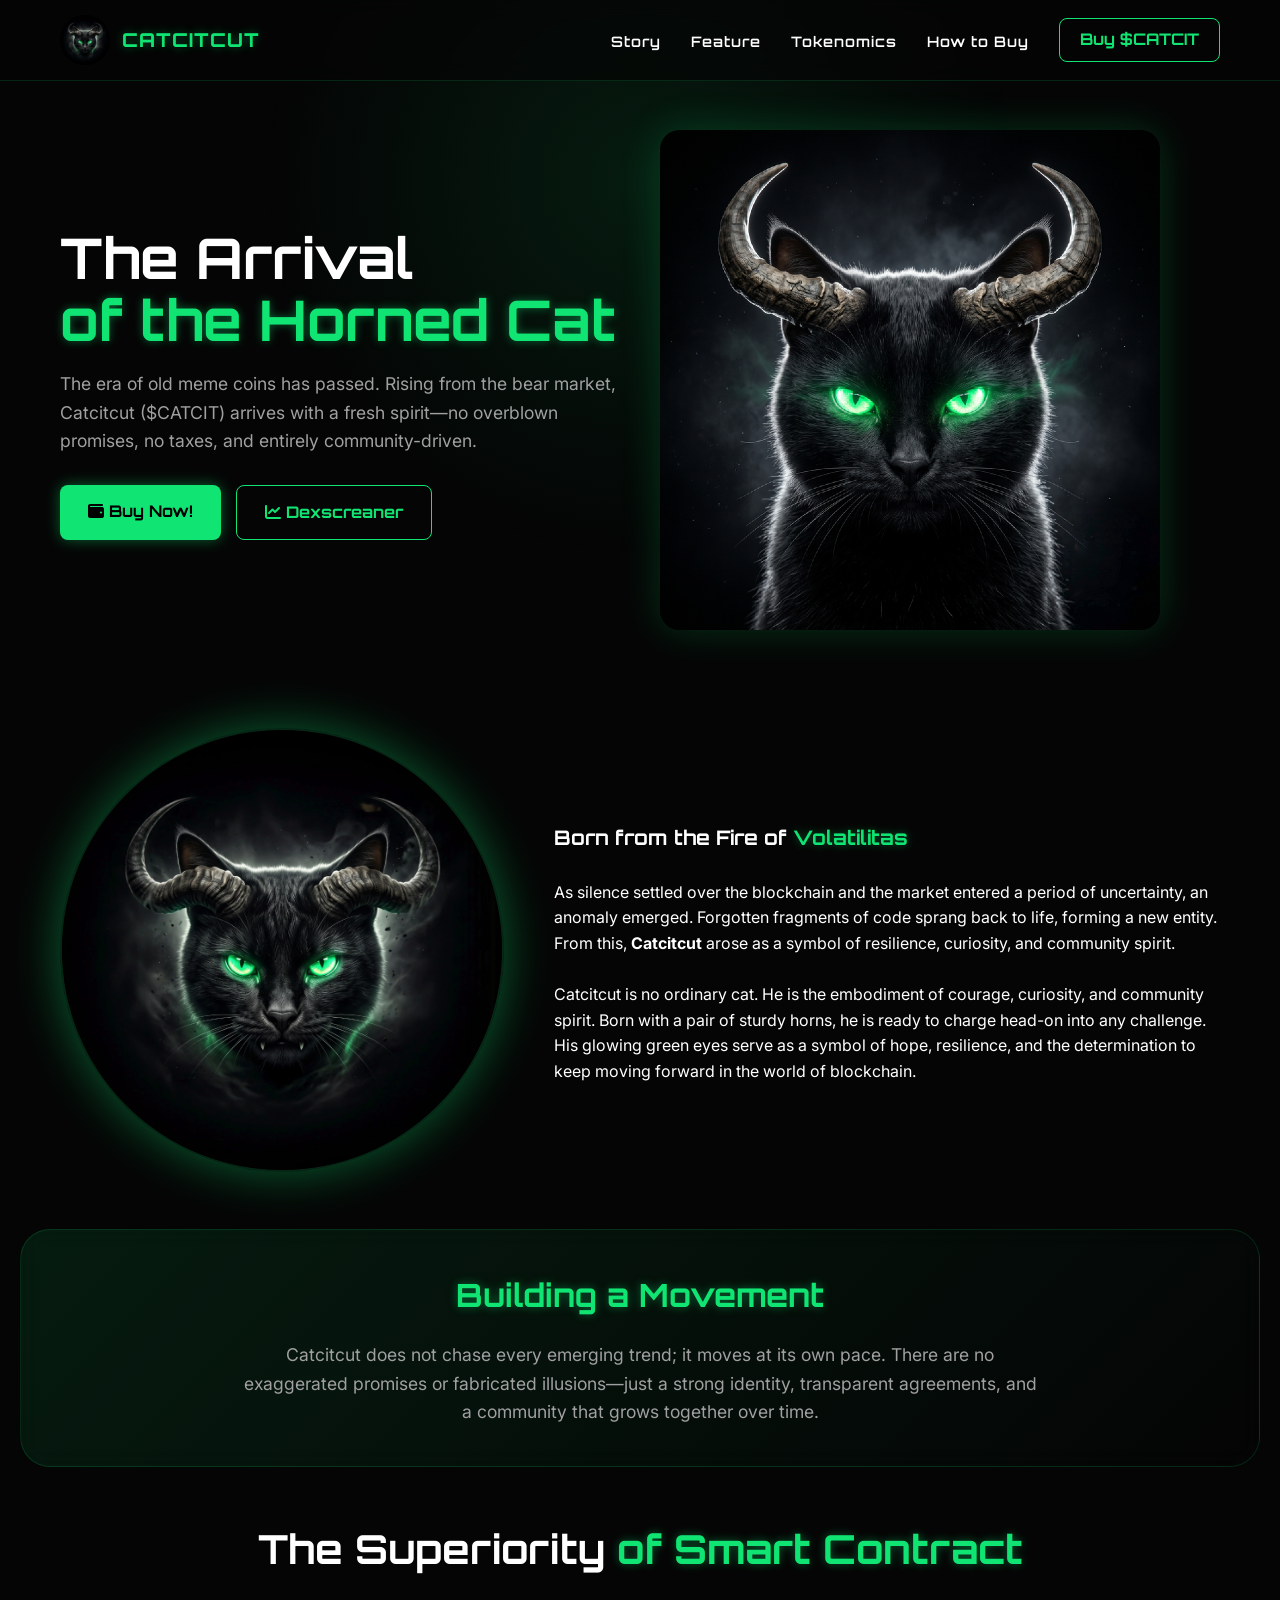
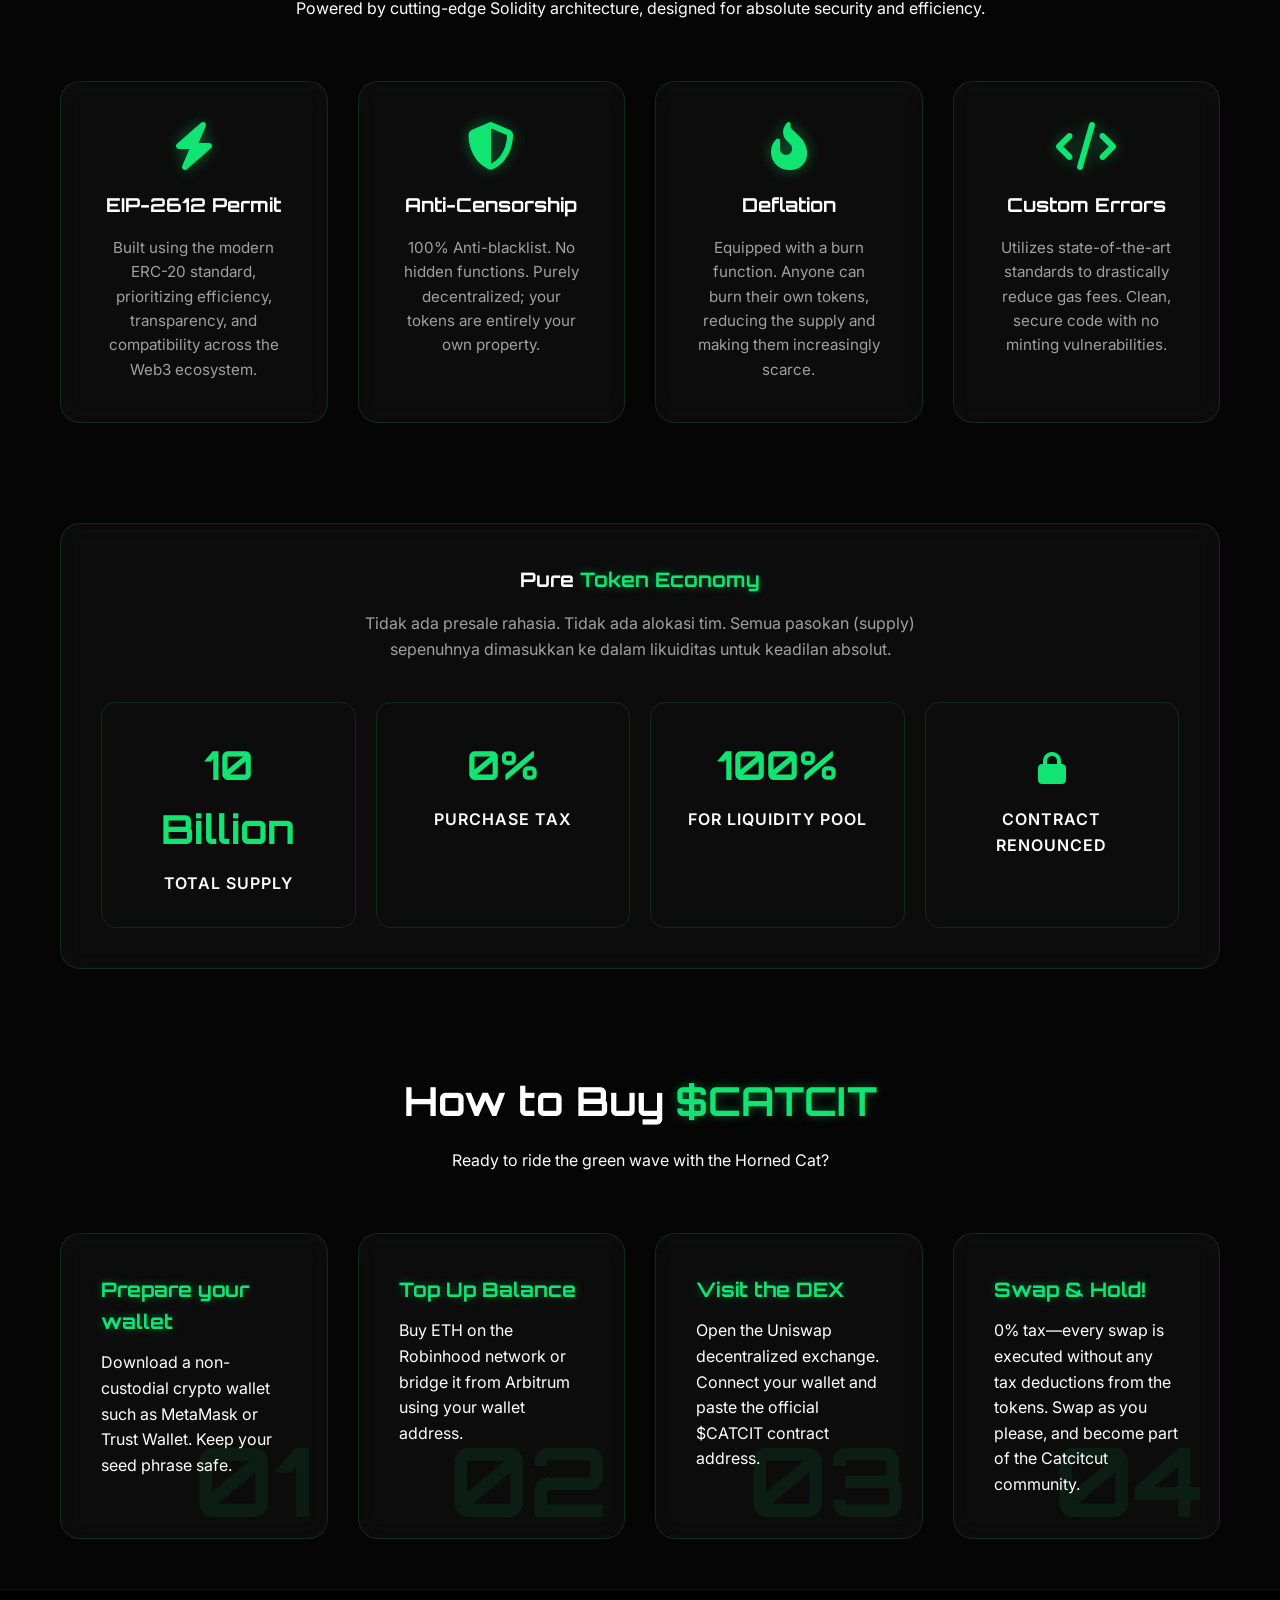
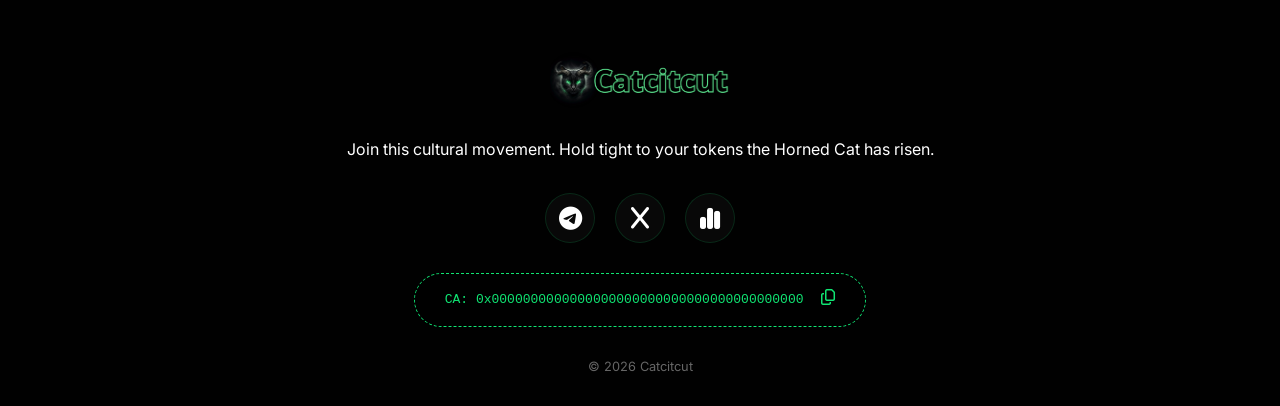
<file: m.html>
<!DOCTYPE html>
<html lang="en">
<head>
    <meta charset="UTF-8">
    <meta name="viewport" content="width=device-width, initial-scale=1.0">
    <title>Catcitcut ($CATCIT) | Kucing Bertanduk Menaklukkan Pasar</title>
    
    <!-- Google Fonts: Orbitron (Futuristik) & Inter (Clean, Modern) -->
    <link rel="preconnect" href="https://fonts.googleapis.com">
    <link rel="preconnect" href="https://fonts.gstatic.com" crossorigin>
    <link href="https://fonts.googleapis.com/css2?family=Inter:wght@300;400;600&family=Orbitron:wght@500;700;900&display=swap" rel="stylesheet">
    
    <!-- Font Awesome -->
    <link rel="stylesheet" href="https://cdnjs.cloudflare.com/ajax/libs/font-awesome/6.4.0/css/all.min.css">

    <style>
        /* === CSS VARIABLES === */
        :root {
            --bg-color: #050505;
            --primary-green: #10E573;
            --primary-green-glow: rgba(16, 229, 115, 0.4);
            --glass-bg: rgba(255, 255, 255, 0.03);
            --glass-border: rgba(16, 229, 115, 0.15);
            --text-main: #ffffff;
            --text-muted: #a0a0a0;
        }

        /* === GLOBAL RESET & TYPOGRAPHY === */
        * {
            margin: 0;
            padding: 0;
            box-sizing: border-box;
            scroll-behavior: smooth;
        }

        body {
            background-color: var(--bg-color);
            color: var(--text-main);
            font-family: 'Inter', sans-serif;
            overflow-x: hidden;
            line-height: 1.6;
        }

        h3, h4 {
            font-family: 'Orbitron', sans-serif;
        }

        h1, h2, .brand-font {
            font-family: 'Orbitron', sans-serif;
            font-size: 20px;
        }

        a { text-decoration: none; color: inherit; }
        
        /* === AMBIENT BACKGROUND GLOW === */
        .ambient-glow {
            position: fixed;
            top: 20%;
            left: 50%;
            transform: translate(-50%, -50%);
            width: 60vw;
            height: 60vw;
            background: radial-gradient(circle, rgba(16,229,115,0.1) 0%, rgba(5,5,5,0) 70%);
            z-index: -1;
            pointer-events: none;
            animation: pulse-glow 8s infinite alternate ease-in-out;
        }

        /* === REUSABLE CLASSES === */
        .glass-panel {
            background: var(--glass-bg);
            backdrop-filter: blur(12px);
            -webkit-backdrop-filter: blur(12px);
            border: 1px solid var(--glass-border);
            border-radius: 20px;
            padding: 40px;
            transition: transform 0.3s ease, box-shadow 0.3s ease;
        }
        
        .glass-panel:hover {
            transform: translateY(-5px);
            box-shadow: 0 10px 30px var(--primary-green-glow);
        }

        .container {
            max-width: 1200px;
            margin: 0 auto;
            padding: 0 20px;
        }

        .text-green { color: var(--primary-green); text-shadow: 0 0 10px var(--primary-green-glow); }
        
        /* === BUTTONS === */
        .btn {
            display: inline-block;
            padding: 14px 28px;
            border-radius: 8px;
            font-family: 'Orbitron', sans-serif;
            font-weight: 700;
            font-size: 1rem;
            cursor: pointer;
            transition: all 0.3s ease;
            text-align: center;
        }

        .btn-primary {
            background: var(--primary-green);
            color: #000;
            box-shadow: 0 0 15px var(--primary-green-glow);
            border: none;
        }

        .btn-primary:hover {
            background: #0ed169;
            box-shadow: 0 0 25px var(--primary-green);
            transform: scale(1.05);
        }

        .btn-outline {
            background: transparent;
            color: var(--primary-green);
            border: 1px solid var(--primary-green);
        }

        .btn-outline:hover {
            background: rgba(16, 229, 115, 0.1);
            box-shadow: 0 0 15px var(--primary-green-glow);
        }

        /* === NAVBAR === */
        nav {
            position: fixed;
            top: 0;
            width: 100%;
            z-index: 100;
            background: rgba(5, 5, 5, 0.7);
            backdrop-filter: blur(10px);
            border-bottom: 1px solid var(--glass-border);
            padding: 15px 0;
        }

        .nav-container {
            display: flex;
            justify-content: space-between;
            align-items: center;
        }

        .nav-logo {
            display: flex;
            align-items: center;
            gap: 12px; /* Jarak antara gambar logo dan teks */
            text-decoration: none;
        }

        .nav-logo img { 
            height: 50px; 
            object-fit: contain; 
        }

        .brand-text {
            font-family: 'Orbitron', sans-serif;
            font-size: 1.2rem;
            font-weight: 800;
            color: var(--primary-green);
            text-shadow: 0 0 10px var(--primary-green-glow);
            text-transform: uppercase;
            letter-spacing: 1px;
        }

        /* Wrapper menu desktop */
        .nav-menu {
            display: flex;
            align-items: center;
            gap: 30px;
        }

        .nav-links {
            display: flex;
            gap: 30px;
            list-style: none;
        }

        .nav-links a {
            font-size: 0.9rem;
            font-weight: 600;
            letter-spacing: 1px;
            transition: color 0.3s;
        }

        .nav-links a:hover { color: var(--primary-green); }

        .nav-btn {
            padding: 8px 20px;
        }

        /* Sembunyikan hamburger di PC */
        .hamburger {
            display: none;
            cursor: pointer;
            font-size: 1.8rem;
            color: var(--primary-green);
            transition: transform 0.3s ease;
        }

        /* === HERO SECTION === */
        .hero {
            /* Hapus min-height: 100vh; */
            padding: 130px 0 40px 0; /* Beri jarak atas untuk navbar, dan jarak bawah agar tidak terlalu jauh */
            display: flex;
            align-items: center;
        }

        .hero-content {
            display: grid;
            grid-template-columns: 1fr 1fr;
            gap: 40px;
            align-items: center;
        }

        .hero-text h1 {
            font-size: 3.5rem;
            line-height: 1.1;
            margin-bottom: 20px;
        }

        .hero-text p {
            font-size: 1.1rem;
            color: var(--text-muted);
            margin-bottom: 30px;
        }

        .hero-buttons {
            display: flex;
            gap: 15px;
            flex-wrap: wrap;
        }

        .hero-image img {
            width: 100%;
            max-width: 500px;
            border-radius: 20px;
            animation: float 6s ease-in-out infinite;
            box-shadow: 0 0 40px rgba(16, 229, 115, 0.2);
        }

        /* === LORE & SECTIONS === */
        section { padding: 50px 0; }
        
        .section-header {
            text-align: center;
            margin-bottom: 60px;
        }

        .section-header h2 { font-size: 2.5rem; margin-bottom: 15px; }
        
        .lore-grid {
            display: grid;
            grid-template-columns: 1fr 1.5fr;
            gap: 50px;
            align-items: center;
        }

        .lore-image img {
            width: 100%;
            border-radius: 50%;
            box-shadow: 0 0 50px var(--primary-green-glow);
            border: 2px solid var(--glass-border);
        }

        /* === ANTI-ROADMAP BANNER === */
        .manifesto-banner {
            text-align: center;
            background: linear-gradient(135deg, rgba(16,229,115,0.1), rgba(0,0,0,0));
        }

        .manifesto-banner h2 { font-size: 2rem; color: #fff; margin-bottom: 20px;}

        /* === FEATURES === */
        .features-grid {
            display: grid;
            grid-template-columns: repeat(auto-fit, minmax(250px, 1fr));
            gap: 30px;
        }

        .feature-card { text-align: center; }
        .feature-card i {
            font-size: 3rem;
            color: var(--primary-green);
            margin-bottom: 20px;
            text-shadow: 0 0 15px var(--primary-green-glow);
        }
        .feature-card h3 { margin-bottom: 15px; font-size: 1.2rem; }
        .feature-card p { color: var(--text-muted); font-size: 0.95rem; }

        /* === TOKENOMICS === */
        .tokenomics-wrap {
            display: flex;
            flex-direction: column;
            align-items: center;
            text-align: center;
        }
        .token-stat-grid {
            display: grid;
            grid-template-columns: repeat(auto-fit, minmax(200px, 1fr));
            gap: 20px;
            width: 100%;
            margin-top: 40px;
        }
        .token-stat {
            padding: 30px;
            border-radius: 15px;
            background: none;
            border: 1px solid var(--glass-border);
        }
        .token-stat h3 { font-size: 2.5rem; color: var(--primary-green); margin-bottom: 10px; }
        .token-stat p { font-weight: 600; text-transform: uppercase; letter-spacing: 1px; }

        /* === HOW TO BUY === */
        .htb-grid {
            display: grid;
            grid-template-columns: repeat(auto-fit, minmax(220px, 1fr));
            gap: 30px;
        }
        
        .htb-step { 
            position: relative; 
            z-index: 1; 
            overflow: hidden; 
            display: flex;
            flex-direction: column;
        }
        
        .step-number {
            position: absolute;
            bottom: 10px;      /* Dibuat positif agar pas menempel di dalam kotak bagian bawah */
            right: 15px;       /* Dibuat positif agar tidak keluar dari batas kanan kotak */
            font-size: 6rem;   
            line-height: 1;
            font-family: 'Orbitron', sans-serif;
            color: rgba(16, 229, 115, 0.08); 
            font-weight: 700;
            z-index: 0;
            pointer-events: none;
            user-select: none;
        }
        
        .htb-step h3 {
            position: relative;
            z-index: 2; 
            margin-bottom: 12px;
        }

        .htb-step p {
            position: relative;
            z-index: 2; 
        }
        
        /* === FOOTER === */
        footer {
            border-top: 1px solid var(--glass-border);
            padding: 60px 0 30px;
            background: rgba(0,0,0,0.8);
            text-align: center;
        }
        .social-links {
            display: flex;
            justify-content: center;
            gap: 20px;
            margin: 30px 0;
        }
        .social-links a {
            display: inline-flex;
            justify-content: center;
            align-items: center;
            width: 50px;
            height: 50px;
            border-radius: 50%;
            background: var(--glass-bg);
            border: 1px solid var(--glass-border);
            font-size: 1.5rem;
            transition: all 0.3s;
        }
        .social-links a:hover {
            background: var(--primary-green);
            color: #000;
            box-shadow: 0 0 15px var(--primary-green);
        }
        .contract-box {
            display: inline-block;
            background: #000;
            padding: 15px 30px;
            border-radius: 50px;
            border: 1px dashed var(--primary-green);
            margin-bottom: 30px;
            font-family: monospace;
            color: var(--primary-green);
            word-break: break-all;
        }

        /* === ANIMATIONS === */
        @keyframes float {
            0% { transform: translateY(0px); }
            50% { transform: translateY(-20px); }
            100% { transform: translateY(0px); }
        }
        @keyframes pulse-glow {
            0% { opacity: 0.5; transform: translate(-50%, -50%) scale(1); }
            100% { opacity: 0.8; transform: translate(-50%, -50%) scale(1.1); }
        }

        /* Scroll Reveal Utility Classes */
        .reveal {
            opacity: 0;
            transform: translateY(50px);
            transition: all 0.8s cubic-bezier(0.5, 0, 0, 1);
        }
        .reveal.active {
            opacity: 1;
            transform: translateY(0);
        }

        /* Efek Hover untuk Contract Box */
        .contract-box {
            cursor: pointer;
            transition: all 0.3s ease;
            user-select: none;
        }
        .contract-box:hover {
            background: rgba(16, 229, 115, 0.1);
            box-shadow: 0 0 15px var(--primary-green-glow);
            transform: scale(1.02);
        }

        /* === TOAST NOTIFICATION === */
        #toast {
            visibility: hidden;
            min-width: 280px;
            background-color: var(--primary-green);
            color: #000;
            text-align: center;
            border-radius: 8px;
            padding: 16px;
            position: fixed;
            z-index: 9999;
            left: 50%;
            bottom: 30px;
            transform: translateX(-50%);
            font-family: 'Inter', sans-serif;
            font-weight: 700;
            box-shadow: 0 0 20px var(--primary-green-glow);
            opacity: 0;
            transition: opacity 0.3s, bottom 0.3s;
        }

        #toast.show {
            visibility: visible;
            opacity: 1;
            bottom: 50px;
        }

        /* === MOBILE RESPONSIVE === */
        @media (max-width: 992px) {
            .hero-text h1 { font-size: 2.8rem; }
            .lore-grid { grid-template-columns: 1fr; text-align: center; }
            .lore-image { order: -1; max-width: 300px; margin: 0 auto; }
        }

        @media (max-width: 768px) {
            .hero-content { 
                grid-template-columns: 1fr; 
                text-align: center; 
                gap: 20px; /* Merapatkan jarak antara gambar dan teks di mode HP */
            }
            .hero-buttons { justify-content: center; }
            .hero-image { order: -1; margin: 0 auto; width: 80%; } /* Atur lebar gambar di HP */
            .hero-text h1 { font-size: 2.2rem; }
            
            /* Khusus mode HP, jarak antar section dirapatkan lagi */
            section { padding: 40px 0; }
            
            /* Khusus hero di mode HP */
            .hero { padding: 110px 0 30px 0; }
            .hamburger {
                display: block; /* Munculkan hamburger di HP */
            }

            .nav-menu {
                position: absolute;
                top: 70px; /* Tepat di bawah navbar */
                left: 0;
                width: 100%;
                background: rgba(5, 5, 5, 0.98);
                backdrop-filter: blur(15px);
                border-bottom: 1px solid var(--glass-border);
                flex-direction: column;
                padding: 30px 20px;
                gap: 25px;
                text-align: center;
                
                /* Animasi smooth turun dari atas */
                opacity: 0;
                visibility: hidden;
                transform: translateY(-20px);
                transition: all 0.3s ease;
            }

            /* Class saat menu terbuka */
            .nav-menu.active {
                opacity: 1;
                visibility: visible;
                transform: translateY(0);
            }

            .nav-links {
                flex-direction: column;
                gap: 25px;
            }

            .nav-btn {
                width: 100%; /* Tombol lebar penuh di HP */
                max-width: 300px;
                margin-top: 10px; /* Memberi jarak extra dari menu di atasnya */
            }
        }
    </style>
</head>
<body>

    <div class="ambient-glow"></div>

    <!-- NAVBAR -->
    <nav>
        <div class="container nav-container">
            <a href="#" class="nav-logo">
                <img src="cc.png" alt="Logo">
                <span class="brand-text">Catcitcut</span>
            </a>
            
            <!-- Wrapper menu untuk menampung link dan tombol beli -->
            <div class="nav-menu">
                <ul class="nav-links brand-font">
                    <li><a href="#lore">Story</a></li>
                    <li><a href="#features">Feature</a></li>
                    <li><a href="#tokenomics">Tokenomics</a></li>
                    <li><a href="#how-to-buy">How to Buy</a></li>
                </ul>
                <a href="#how-to-buy" class="btn btn-outline nav-btn">Buy $CATCIT</a>
            </div>

            <!-- Tombol Hamburger -->
            <div class="hamburger">
                <i class="fa-solid fa-bars"></i>
            </div>
        </div>
    </nav>
    
    <!-- HERO SECTION -->
    <section class="hero">
        <div class="container hero-content reveal">
            <div class="hero-text">
                <h1>The Arrival<br><span class="text-green">of the Horned Cat</span></h1>
                <p>The era of old meme coins has passed. Rising from the bear market, Catcitcut ($CATCIT) arrives with a fresh spirit—no overblown promises, no taxes, and entirely community-driven.</p>
                <div class="hero-buttons">
                    <a href="#how-to-buy" class="btn btn-primary"><i class="fa-solid fa-wallet"></i> Buy Now!</a>
                    <a href="#" class="btn btn-outline"><i class="fa-solid fa-chart-line"></i> Dexscreaner</a>
                </div>
            </div>
            <div class="hero-image">
                <!-- Memanggil Gambar Kucing Utama -->
                <img src="ccc.png" alt="Demon Cat">
            </div>
        </div>
    </section>

    <!-- LORE SECTION -->
    <section id="lore">
        <div class="container lore-grid reveal">
            <div class="lore-image">
                <img src="cc.png" alt="Eyes">
            </div>
            <div class="lore-text">
                <h2 class="brand-font">Born from the Fire of <span class="text-green">Volatilitas</span></h2>
                <br>
                <p>As silence settled over the blockchain and the market entered a period of uncertainty, an anomaly emerged. Forgotten fragments of code sprang back to life, forming a new entity. From this, <strong>Catcitcut</strong> arose as a symbol of resilience, curiosity, and community spirit.</p>
                <br>
                <p>Catcitcut is no ordinary cat. He is the embodiment of courage, curiosity, and community spirit. Born with a pair of sturdy horns, he is ready to charge head-on into any challenge. His glowing green eyes serve as a symbol of hope, resilience, and the determination to keep moving forward in the world of blockchain.</p>
            </div>
        </div>
    </section>

    <!-- ANTI-ROADMAP BANNER -->
    <section class="manifesto-banner glass-panel reveal" style="margin: 0 20px; border-radius: 30px;">
        <div class="container">
            <h2><span class="text-green">Building a Movement</span></h2>
            <p style="max-width: 800px; margin: 0 auto; color: var(--text-muted); font-size: 1.1rem;">
            Catcitcut does not chase every emerging trend; it moves at its own pace. There are no exaggerated promises or fabricated illusions—just a strong identity, transparent agreements, and a community that grows together over time.
            </p>
        </div>
    </section>

    <!-- FEATURES SECTION (SMART CONTRACT) -->
    <section id="features">
        <div class="container reveal">
            <div class="section-header">
                <h2>The Superiority <span class="text-green">of Smart Contract</span></h2>
                <p>Powered by cutting-edge Solidity architecture, designed for absolute security and efficiency.</p>
            </div>
            <div class="features-grid">
                <div class="feature-card glass-panel">
                    <i class="fa-solid fa-bolt"></i>
                    <h3 class="brand-font">EIP-2612 Permit</h3>
                    <p>Built using the modern ERC-20 standard, prioritizing efficiency, transparency, and compatibility across the Web3 ecosystem.</p>
                </div>
                <div class="feature-card glass-panel">
                    <i class="fa-solid fa-shield-halved"></i>
                    <h3 class="brand-font">Anti-Censorship</h3>
                    <p>100% Anti-blacklist. No hidden functions. Purely decentralized; your tokens are entirely your own property.</p>
                </div>
                <div class="feature-card glass-panel">
                    <i class="fa-solid fa-fire-flame-curved"></i>
                    <h3 class="brand-font">Deflation</h3>
                    <p>Equipped with a burn function. Anyone can burn their own tokens, reducing the supply and making them increasingly scarce.</p>
                </div>
                <div class="feature-card glass-panel">
                    <i class="fa-solid fa-code"></i>
                    <h3 class="brand-font">Custom Errors</h3>
                    <p>Utilizes state-of-the-art standards to drastically reduce gas fees. Clean, secure code with no minting vulnerabilities.</p>
                </div>
            </div>
        </div>
    </section>

    <!-- TOKENOMICS SECTION -->
    <section id="tokenomics">
        <div class="container reveal">
            <div class="glass-panel tokenomics-wrap">
                <h2>Pure <span class="text-green">Token Economy</span></h2>
                <p style="color: var(--text-muted); max-width: 600px; margin-top: 15px;">Tidak ada presale rahasia. Tidak ada alokasi tim. Semua pasokan (supply) sepenuhnya dimasukkan ke dalam likuiditas untuk keadilan absolut.</p>
                
                <div class="token-stat-grid">
                    <div class="token-stat">
                        <h3>10 Billion</h3>
                        <p>Total Supply</p>
                    </div>
                    <div class="token-stat">
                        <h3>0%</h3>
                        <p>Purchase Tax</p>
                    </div>
                    <div class="token-stat">
                        <h3>100%</h3>
                        <p>For Liquidity Pool</p>
                    </div>
                    <div class="token-stat">
                        <h3><i class="fa-solid fa-lock" style="font-size: 2rem;"></i></h3>
                        <p>Contract Renounced</p>
                    </div>
                </div>
            </div>
        </div>
    </section>

    <!-- HOW TO BUY SECTION -->
    <section id="how-to-buy">
        <div class="container reveal">
            <div class="section-header">
                <h2>How to Buy <span class="text-green">$CATCIT</span></h2>
                <p>Ready to ride the green wave with the Horned Cat?</p>
            </div>
            <div class="htb-grid">
                <div class="htb-step glass-panel">
                    <span class="step-number">01</span>
                    <h3 class="brand-font text-green">Prepare your wallet</h3>
                    <p>Download a non-custodial crypto wallet such as MetaMask or Trust Wallet. Keep your seed phrase safe.</p>
                </div>
                <div class="htb-step glass-panel">
                    <span class="step-number">02</span>
                    <h3 class="brand-font text-green">Top Up Balance</h3>
                    <p>Buy ETH on the Robinhood network or bridge it from Arbitrum using your wallet address.</p>
                </div>
                <div class="htb-step glass-panel">
                    <span class="step-number">03</span>
                    <h3 class="brand-font text-green">Visit the DEX</h3>
                    <p>Open the Uniswap decentralized exchange. Connect your wallet and paste the official $CATCIT contract address.</p>
                </div>
                <div class="htb-step glass-panel">
                    <span class="step-number">04</span>
                    <h3 class="brand-font text-green">Swap & Hold!</h3>
                    <p>0% tax—every swap is executed without any tax deductions from the tokens. Swap as you please, and become part of the Catcitcut community.</p>
                </div>
            </div>
        </div>
    </section>

    <!-- FOOTER -->
    <footer class="reveal">
        <div class="container">
            <img src="c.png" alt="Logo" style="height: 60px; margin-bottom: 20px;">
            <p>Join this cultural movement. Hold tight to your tokens the Horned Cat has risen.</p>
            
            <div class="social-links">
                <a href="#"><i class="fa-brands fa-telegram"></i></a>
                <a href="#"><i class="fa-brands fa-x"></i></a>
                <a href="#"><i class="fa-solid fa-chart-simple"></i></a>
            </div>

            <div class="contract-box" onclick="copyCA()" title="Click to copy">
                CA: <span id="ca-text">0x0000000000000000000000000000000000000000</span>
                <i class="fa-regular fa-copy" style="margin-left: 10px;"></i>
            </div>

            <p style="font-size: 0.8rem; color: #666; max-width: 800px; margin: 0 auto;">
                © 2026 Catcitcut
            </p>
        </div>
    </footer>

    <div id="toast"><i class="fa-solid fa-check"></i> Contract address successfully copied!</div>

    <!-- Vanilla JS untuk Animasi Smooth Scroll (Lightweight Intersection Observer) -->
    <script>
        document.addEventListener("DOMContentLoaded", function() {
            const reveals = document.querySelectorAll(".reveal");

            const revealOptions = {
                threshold: 0.15,
                rootMargin: "0px 0px -50px 0px"
            };

            const revealOnScroll = new IntersectionObserver(function(entries, observer) {
                entries.forEach(entry => {
                    if (!entry.isIntersecting) return;
                    entry.target.classList.add("active");
                    observer.unobserve(entry.target); // Animasi hanya berjalan sekali
                });
            }, revealOptions);

            reveals.forEach(reveal => {
                revealOnScroll.observe(reveal);
            });
        });

        // Fungsi Copy Contract Address & Munculkan Toast
        function copyCA() {
            const caText = document.getElementById("ca-text").innerText;
            navigator.clipboard.writeText(caText).then(() => {
                const toast = document.getElementById("toast");
                toast.classList.add("show");
                
                // Hilangkan toast setelah 3 detik
                setTimeout(() => { 
                    toast.classList.remove("show"); 
                }, 3000);
            }).catch(err => {
                console.error('Failed to copy text: ', err);
            });
        }

        // Animasi Hamburger Menu & Ganti Ikon
        const hamburger = document.querySelector('.hamburger');
        const navMenu = document.querySelector('.nav-menu');
        const hamburgerIcon = document.querySelector('.hamburger i');
        const navItems = document.querySelectorAll('.nav-links a, .nav-btn');

        hamburger.addEventListener('click', () => {
            navMenu.classList.toggle('active');
            
            // Toggle ganti ikon FontAwesome (Bars <-> Xmark)
            if (navMenu.classList.contains('active')) {
                hamburgerIcon.classList.remove('fa-bars');
                hamburgerIcon.classList.add('fa-xmark');
                hamburgerIcon.style.transform = 'rotate(90deg)'; // Efek putar halus
            } else {
                hamburgerIcon.classList.remove('fa-xmark');
                hamburgerIcon.classList.add('fa-bars');
                hamburgerIcon.style.transform = 'rotate(0deg)';
            }
        });

        // Tutup menu otomatis jika salah satu link atau tombol Beli diklik
        navItems.forEach(item => {
            item.addEventListener('click', () => {
                navMenu.classList.remove('active');
                hamburgerIcon.classList.remove('fa-xmark');
                hamburgerIcon.classList.add('fa-bars');
                hamburgerIcon.style.transform = 'rotate(0deg)';
            });
        });
    </script>
</body>
</html>
</file>
